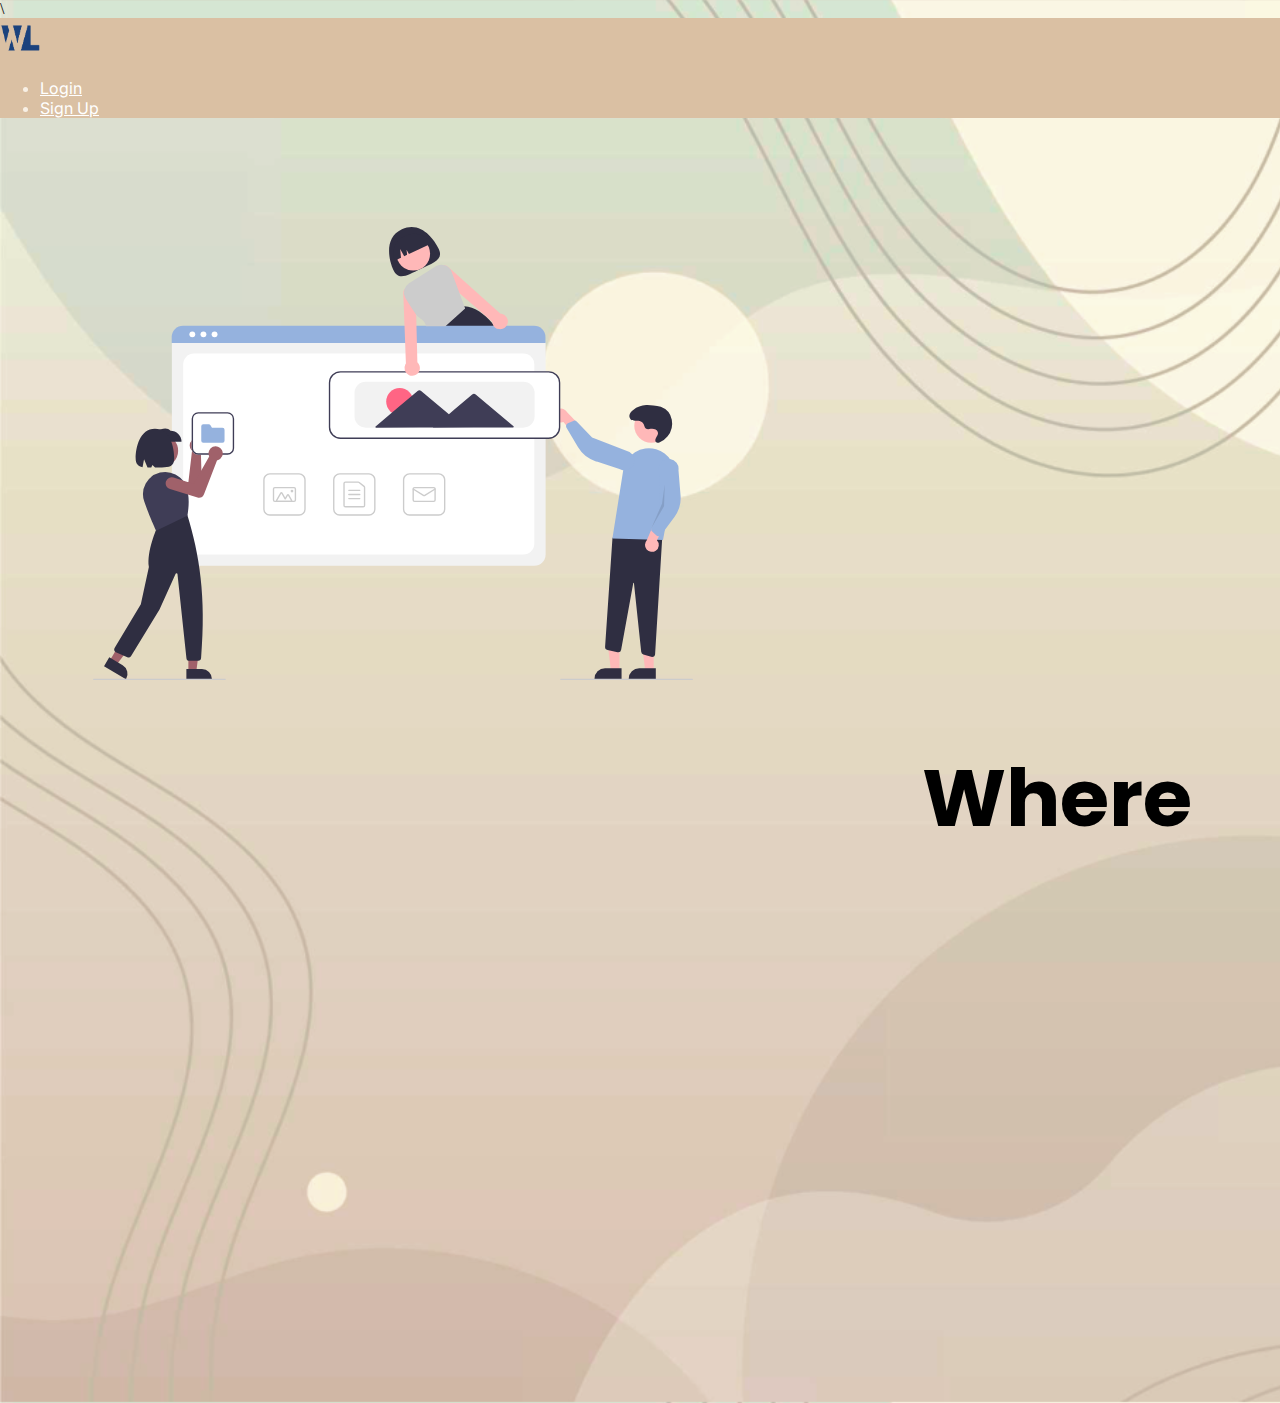
<file: index.html>
<!DOCTYPE html>
<html lang="en">
<head>
    <meta charset="UTF-8">
    <meta name="viewport" content="width=device-width, initial-scale=1.0">
    <title>We Label!</title>

    <link rel="icon" type="image/x-icon" href="/assets/wl (1).png">
    <link rel="stylesheet" href="/css/styles.css">

    <link href="https://fonts.googleapis.com/css2?family=Inter&display=swap" rel="stylesheet">
    <link href="https://fonts.googleapis.com/css2?family=Poppins:wght@800&display=swap" rel="stylesheet">

    <link href="https://unpkg.com/aos@2.3.1/dist/aos.css" rel="stylesheet">
    <link href="https://cdn.jsdelivr.net/npm/bootstrap@5.0.2/dist/css/bootstrap.min.css" rel="stylesheet" integrity="sha384-EVSTQN3/azprG1Anm3QDgpJLIm9Nao0Yz1ztcQTwFspd3yD65VohhpuuCOmLASjC" crossorigin="anonymous">
    <script src="https://cdn.jsdelivr.net/npm/bootstrap@5.0.2/dist/js/bootstrap.bundle.min.js" integrity="sha384-MrcW6ZMFYlzcLA8Nl+NtUVF0sA7MsXsP1UyJoMp4YLEuNSfAP+JcXn/tWtIaxVXM" crossorigin="anonymous"></script>\

</head>
<body>

    <!-- header -->
    <nav class="navbar navbar-expand-sm fixed-top navbar-light">
        <div class="container-fluid">
          <a class="navbar-brand" href="/index.html">
            <img src="/assets/wl (1).png" alt="" width="40" height="40" class="d-inline-block align-text-top">
          </a>
          <ul class="nav justify-content">
            <li class="nav-item">
              <a class="nav-link" href="register.html" style="color: white;">Login</a>
            </li>
            <li class="nav-item">
              <a class="nav-link" href="register.html" style="color: white;">Sign Up</a>
            </li>
            
          </ul>
        </div>
      </nav>


      <!-- content header -->
      <div class="row g-gs  align-items-center content-header mt-4" id="main-page">

        <div class="col-md-6 col-lg-6 order-2 order-lg-1 mt-4" data-aos="zoom-in" data-aos-delay="200">
          <img src="/assets/vector1.svg" class="floating" alt="" width="600">
        </div>

        <div class="col-md-6 d-flex flex-column justify-content-center pt-lg-0 order-2 order-lg-1 sub-content-header">
            <h1 class="title main-title1" data-aos="zoom-in-up">Where</h1>
            <h1 class="title main-title2" data-aos="zoom-in-up">We Label</h1>
            <h1 class="title main-title3" data-aos="zoom-in-up">your dreams!</h1>
            <a href="/forms.html"><button class="join" data-aos="zoom-in-up">JOIN HERE</button></a>
          </div>

      </div>
    


      <!-- scripts -->
      <script src="https://unpkg.com/aos@next/dist/aos.js"></script>
        <script>
          AOS.init();
        </script>
</body>
</html>
</file>
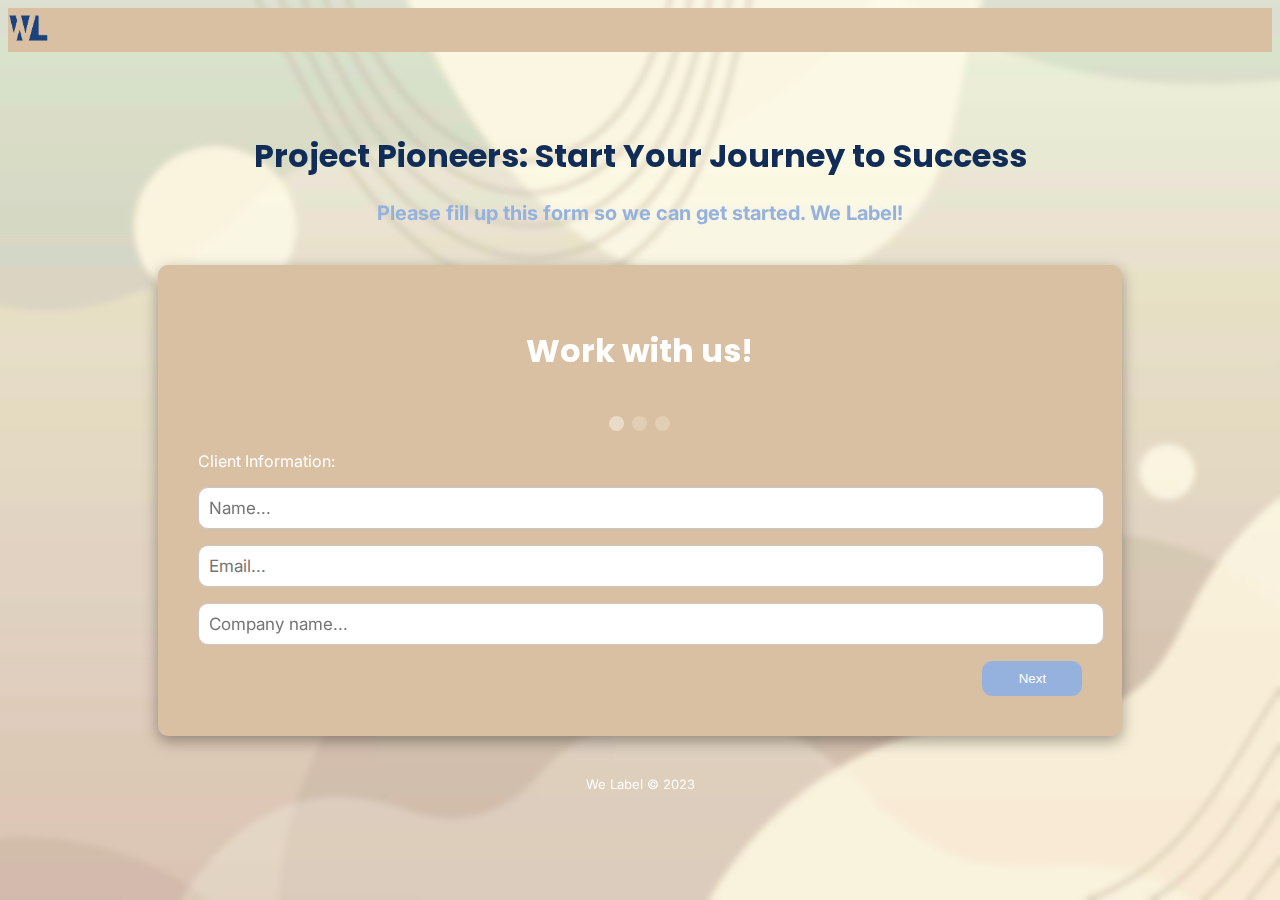
<file: forms.html>
<!DOCTYPE html>
<html lang="en">
<head>
    <meta charset="UTF-8">
    <meta name="viewport" content="width=device-width, initial-scale=1.0">
    <title>Make your Label!</title>

    <link rel="icon" type="image/x-icon" href="/assets/wl (1).png">
    <link rel="stylesheet" href="/css/style-form.css">
    
    <link href="https://fonts.googleapis.com/css2?family=Inter&display=swap" rel="stylesheet">
    <link href="https://fonts.googleapis.com/css2?family=Poppins:wght@800&display=swap" rel="stylesheet">

    <link href="https://unpkg.com/aos@2.3.1/dist/aos.css" rel="stylesheet">
    <link href="https://cdn.jsdelivr.net/npm/bootstrap@5.0.2/dist/css/bootstrap.min.css" rel="stylesheet" integrity="sha384-EVSTQN3/azprG1Anm3QDgpJLIm9Nao0Yz1ztcQTwFspd3yD65VohhpuuCOmLASjC" crossorigin="anonymous">
    <script src="https://cdn.jsdelivr.net/npm/bootstrap@5.0.2/dist/js/bootstrap.bundle.min.js" integrity="sha384-MrcW6ZMFYlzcLA8Nl+NtUVF0sA7MsXsP1UyJoMp4YLEuNSfAP+JcXn/tWtIaxVXM" crossorigin="anonymous"></script>
</head>
<body>

    <div class="blur"></div>
    <!-- header -->
    <nav class="navbar navbar-expand-sm static-top navbar-light">
        <div class="container-fluid">
          <a class="navbar-brand" href="/index.html">
            <img src="/assets/wl (1).png" alt="" width="40" height="40" class="d-inline-block align-text-top">
          </a>
        </div>
      </nav>

      <div class="title">
        <h1 data-aos="zoom-out">Project Pioneers: Start Your Journey to Success</h1>
        <h3 class="sub-title" data-aos="zoom-out">Please fill up this form so we can get started. We Label!</h3>
      </div>

      <!-- FORMS -->

      <form id="createForms" action="details_entry.php" method="post" data-aos="zoom-in" style="box-shadow: rgba(0, 0, 0, 0.35) 0px 5px 15px;">

        <h1 style="text-align: center; font-family: 'Poppins', sans-serif;">Work with us!</h1>
        
        <!-- Indicator -->

        <div style="text-align:center;margin-top:40px;">
            <span class="step"></span>
            <span class="step"></span>
            <span class="step"></span>
          </div>

        <!-- Tab 1 : Client Information -->

        <div class="tab"> 
            <p>Client Information:</p>
            <p><input placeholder="Name..." oninput="this.className = ''" name="clientName"></p>
            <p><input placeholder="Email..." type="email" oninput="this.className = ''" name="email"></p>   
            <p><input placeholder="Company name..." oninput="this.className = ''" name="companyName"></p>
        </div>

        <!-- Tab 2 : Project Details -->

        <div class="tab"> 
            <p>Project Details:</p>
            <p><input placeholder="Project name..." oninput="this.className = ''" name="projName"></p>  
            <p><input placeholder="Project description..." oninput="this.className = ''" name="projDesc"></p>
        </div>

        <!-- Tab 3 : Additionals -->

        <div class="tab"> 
            <p>Additional information:</p>
            <p><input placeholder="Upload your file here" type="file" oninput="this.className = ''" name="fileUpload"></p>
            <p><input placeholder="Additional comments" oninput="this.className = ''" name="addInfo"></p>   
            
        </div>

        <!-- Buttons -->

        <div style="overflow:auto;">
            <div style="float:right;">
              <button style="border-radius: 10px; width: 100px;" type="button" id="prevBtn" onclick="nextPrev(-1)">Back</button>
              <button style="border-radius: 10px; width: 100px;" type="button" id="nextBtn" onclick="nextPrev(1)">Next</button>
            </div>
          </div>

      </form>

      <footer class="trademark mb-3">
        We Label © 2023
      </footer>
    
      <script src="/js/forms.js"></script>
      <script src="https://unpkg.com/aos@next/dist/aos.js"></script>
        <script>
          AOS.init();
        </script>

</body>
</html>
</file>
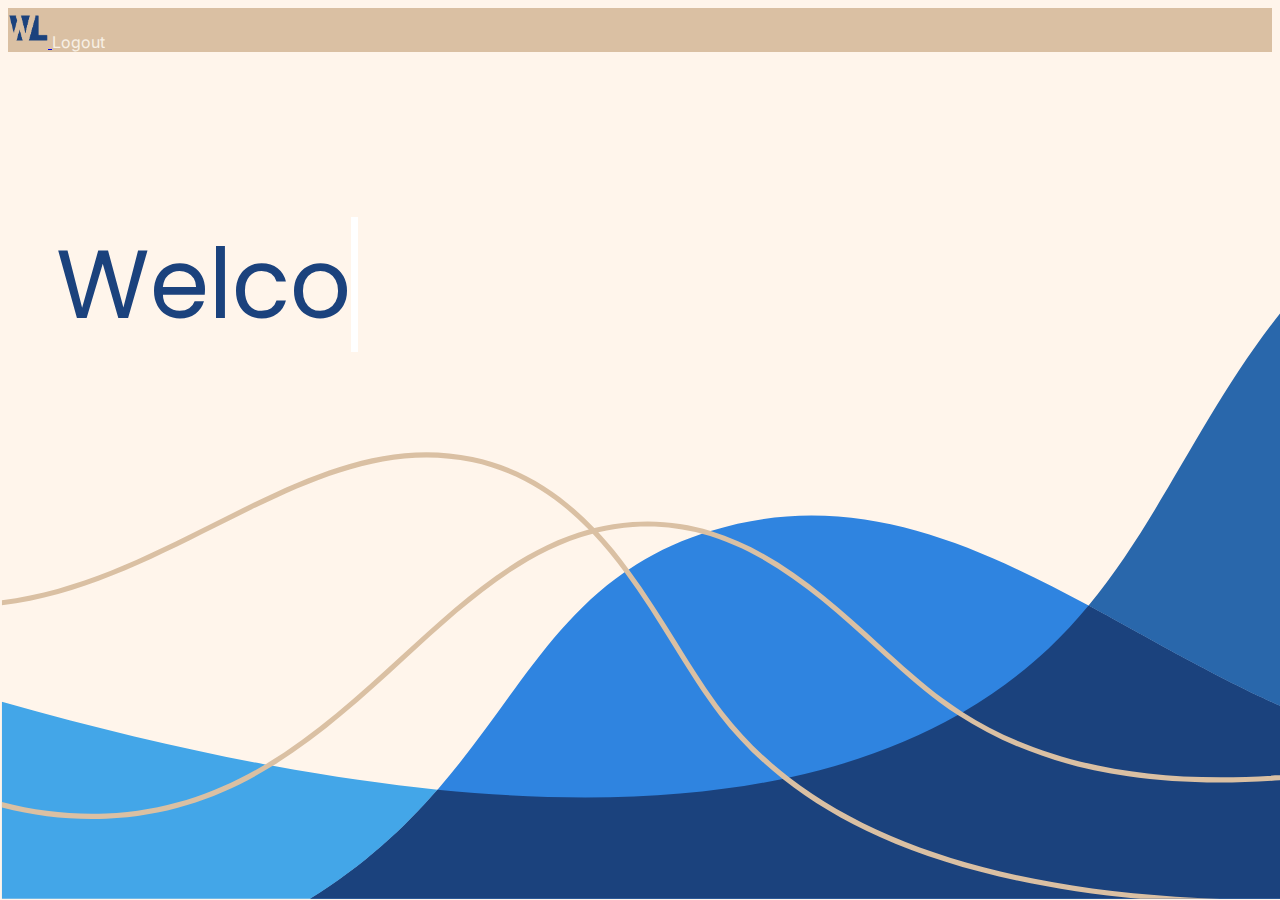
<file: homepage.html>
<!DOCTYPE html>
<html lang="en">
<head>
    <meta charset="UTF-8">
    <meta name="viewport" content="width=device-width, initial-scale=1.0">
    <title>Welcoome to We Label</title>
    <link rel="icon" type="image/x-icon" href="/assets/wl (1).png">
    <link rel="stylesheet" href="/css/style-home.css">

    <link href="https://fonts.googleapis.com/css2?family=Inter&display=swap" rel="stylesheet">
    <link href="https://fonts.googleapis.com/css2?family=Poppins:wght@800&display=swap" rel="stylesheet">

    <link href="https://unpkg.com/aos@2.3.1/dist/aos.css" rel="stylesheet">
    <link href="https://cdn.jsdelivr.net/npm/bootstrap@5.0.2/dist/css/bootstrap.min.css" rel="stylesheet" integrity="sha384-EVSTQN3/azprG1Anm3QDgpJLIm9Nao0Yz1ztcQTwFspd3yD65VohhpuuCOmLASjC" crossorigin="anonymous">
    <script src="https://cdn.jsdelivr.net/npm/bootstrap@5.0.2/dist/js/bootstrap.bundle.min.js" integrity="sha384-MrcW6ZMFYlzcLA8Nl+NtUVF0sA7MsXsP1UyJoMp4YLEuNSfAP+JcXn/tWtIaxVXM" crossorigin="anonymous"></script>

</head>
<body>

    <!-- header -->
     <nav class="navbar navbar-expand-sm fixed-top navbar-light">
        <div class="container-fluid">
          <a class="navbar-brand" href="/index.html">
            <img src="/assets/wl (1).png" alt="" width="40" height="40" class="d-inline-block align-text-top">
          </a>
          <a class="logout" href="logout.php">Logout</a>
        </div>
      </nav>
    
      <div class="title" data-aos="zoom-in">
          <a href="" class="typewrite" data-period="1000" data-type='[ "Welcome to We Label!", "Where Precision Meets Design.", "Crafting Labels, Creating Identities.", "Your Vision, Our Label", "Making Every Product Stand Out."]'>
            <span class="wrap"></span>
          </a>
      </div>


      <script src="/js/typewriter.js"></script>
      <script src="https://unpkg.com/aos@next/dist/aos.js"></script>
      <script>
        AOS.init();
      </script>
      
</body>
</html>
</file>
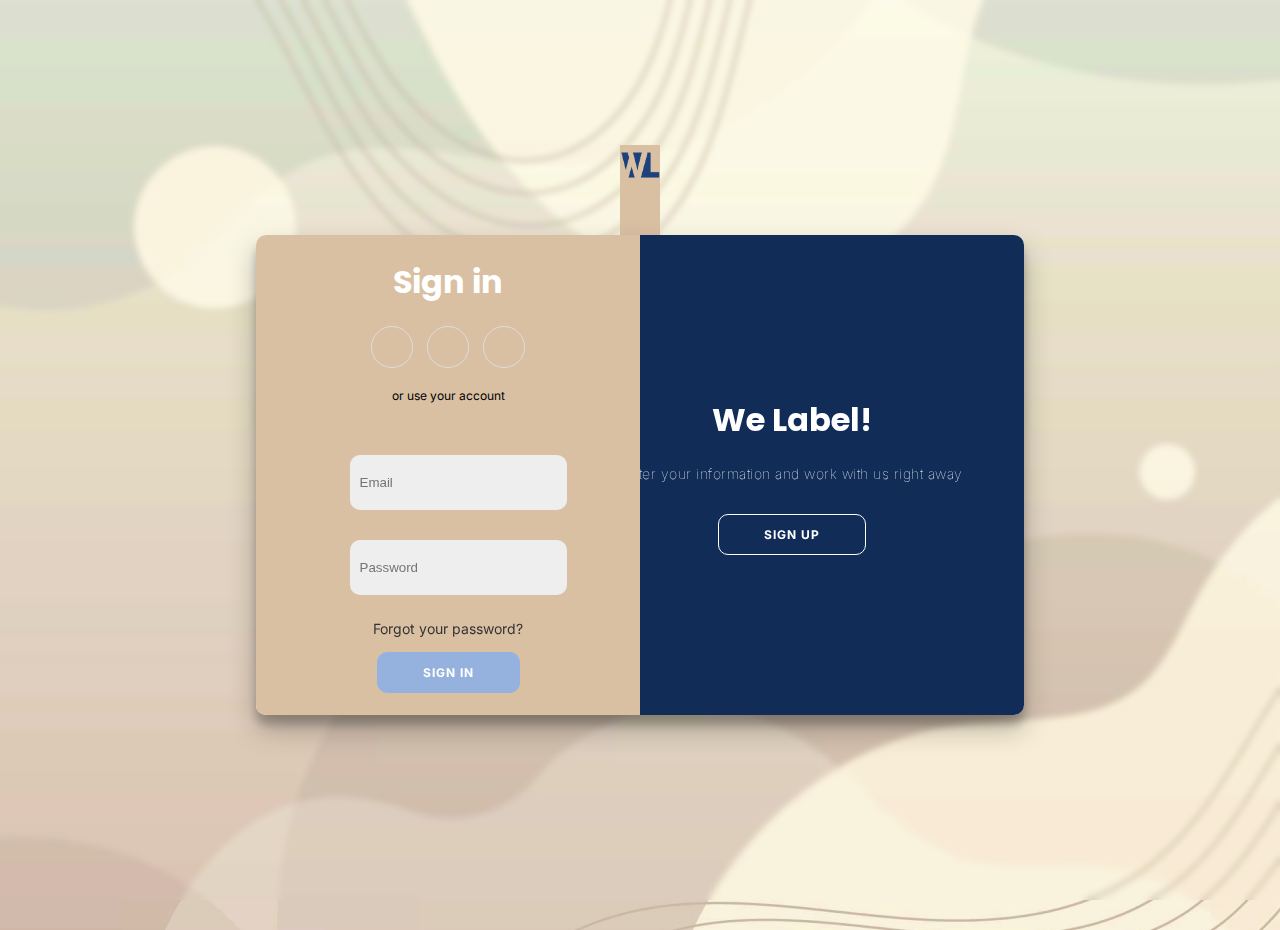
<file: register.html>
<!DOCTYPE html>
<html lang="en">
<head>
    <meta charset="UTF-8">
    <meta name="viewport" content="width=device-width, initial-scale=1.0">
    <title>We Label | Get started</title>

    <link rel="icon" type="image/x-icon" href="/assets/wl (1).png">
    <link rel="stylesheet" href="/css/style-register.css">
    <link rel="stylesheet" 
    href="https://cdnjs.cloudflare.com/ajax/libs/font-awesome/6.4.2/css/all.min.css" integrity="sha512-z3gLpd7yknf1YoNbCzqRKc4qyor8gaKU1qmn+CShxbuBusANI9QpRohGBreCFkKxLhei6S9CQXFEbbKuqLg0DA=="
        crossorigin="anonymous" referrerpolicy="no-referrer" />
    <link href="https://fonts.googleapis.com/css2?family=Inter&display=swap" rel="stylesheet">
    <link href="https://fonts.googleapis.com/css2?family=Poppins:wght@800&display=swap" rel="stylesheet">

    <link href="https://unpkg.com/aos@2.3.1/dist/aos.css" rel="stylesheet">
    <link href="https://cdn.jsdelivr.net/npm/bootstrap@5.0.2/dist/css/bootstrap.min.css" rel="stylesheet" integrity="sha384-EVSTQN3/azprG1Anm3QDgpJLIm9Nao0Yz1ztcQTwFspd3yD65VohhpuuCOmLASjC" crossorigin="anonymous">
    <script src="https://cdn.jsdelivr.net/npm/bootstrap@5.0.2/dist/js/bootstrap.bundle.min.js" integrity="sha384-MrcW6ZMFYlzcLA8Nl+NtUVF0sA7MsXsP1UyJoMp4YLEuNSfAP+JcXn/tWtIaxVXM" crossorigin="anonymous"></script>
</head>
<body>

    <div class="blur"></div>

    <nav class="navbar navbar-expand-sm fixed-top navbar-light">
        <div class="container-fluid">
          <a class="navbar-brand" href="/index.html">
            <img src="/assets/wl (1).png" alt="" width="40" height="40" class="d-inline-block align-text-top">
          </a>
        </div>
      </nav>
    
<div class="container" id="container" data-aos="zoom-in">
	<div class="form-container sign-up-container">
		<form method="post" action="signup.php">

            <!-- signup -->
			<h1>Register</h1>
			<div class="social-container">
				<a href="#" class="social"><i class="fab fa-facebook-f"></i></a>
				<a href="#" class="social"><i class="fab fa-google-plus-g"></i></a>
				<a href="#" class="social"><i class="fab fa-linkedin-in"></i></a>
			</div>
			<span>or use your email for registration</span>
			<p><input type="text" placeholder="Name" name="yourName"/></p>
			<p><input type="email" placeholder="Email" name="email"/></p>
			<p><input type="password" placeholder="Password" name="password"/></p>
			<button style="font-family: 'Inter', sans-serif; border-radius: 10px;">Sign Up</button>
		</form>
	</div>

<!-- login -->
	<div class="form-container sign-in-container">
		<form method="post" action="login.php">
			<h1>Sign in</h1>
			<div class="social-container">
				<a href="#" class="social"><i class="fab fa-facebook-f"></i></a>
				<a href="#" class="social"><i class="fab fa-google-plus-g"></i></a>
				<a href="#" class="social"><i class="fab fa-linkedin-in"></i></a>
			</div>
			<span>or use your account</span>
			<p><input type="email" placeholder="Email" name="email"/></p>
			<p><input type="password" placeholder="Password" name="password"/></p>
			<a href="#">Forgot your password?</a>
			<button style="font-family: 'Inter', sans-serif; border-radius: 10px;">Sign In</button>
		</form>
	</div>

	<div class="overlay-container">
		<div class="overlay">
			<div class="overlay-panel overlay-left">
				<h1>Welcome Back!</h1>
				<p>To keep connected with us please login with your personal info</p>
				<button class="ghost" id="signIn" style="font-family: 'Inter', sans-serif;">Sign In</button>
			</div>
			<div class="overlay-panel overlay-right">
				<h1>We Label!</h1>
				<p>Enter your information and work with us right away</p>
				<button class="ghost" id="signUp" style="font-family: 'Inter', sans-serif;">Sign Up</button>
			</div>
		</div>
	</div>
</div>


<script src="/js/register.js"></script>
<script src="https://unpkg.com/aos@next/dist/aos.js"></script>
        <script>
          AOS.init();
        </script>

</body>
</html>
</file>
<file: css/styles.css>
body{
    margin:0px;
    padding:0px;
    background-image: url(/assets/bg-vector.png);
    background-size: cover;
    overflow: auto;
}

/* header */
.navbar{
    background-color: #DAC0A3;
    font-family: 'Inter', sans-serif;
    color: #F8F0E5;
}



/* content */

.title{
    font-family: 'Poppins', sans-serif;
    font-size: 5rem;
}

.main-title2{
    color: #1B427D;
}

.content-header{
    padding: 5.5rem;
}

.sub-content-header{
    text-align:right ;
}


.join{
    border: none;
    background-color: #1B427D;
    font-family: 'Inter', sans-serif;
    padding: 1rem;
    width: 40%;
    border-radius: 2rem;
    color:white;
    font-size: larger;
    box-shadow: 0 6px 10px rgba(0,0,0,.08), 0 0 6px rgba(0,0,0,.05);
    transition: .3s transform cubic-bezier(.155,1.105,.295,1.12),.3s box-shadow,.3s -webkit-transform cubic-bezier(.155,1.105,.295,1.12);
      cursor: pointer;
}

.floating {
	animation-name: floating;
	animation-duration: 2s;
	animation-iteration-count: infinite;
	animation-timing-function: ease-in-out;
	margin-left: 5px;
	margin-top: 5px;
}

@keyframes floating {
	0% { transform: translate(0, 0px); }
	50% { transform: translate(0, 15px); }
	100% { transform: translate(0, -0px); }
}

.join:hover{
    transform: scale(1.05);
 box-shadow: 0 10px 20px rgba(0,0,0,.12), 0 4px 8px rgba(0,0,0,.06);
}
</file>
<file: css/style-form.css>
body{
    background-image: url(/assets/bg-vector.png);
    background-position: center;
    background-attachment: fixed;
    background-repeat: no-repeat;
    overflow: auto;
}

.blur {
    position: absolute;
    width: 100vw;
    height: 100vh;
    padding: 0;
    margin: 0;
    z-index: -99;
    backdrop-filter: blur(3px);
    position: fixed;
    top: 0;
    left: 0;
}
/* header */
.navbar{
    background-color: #DAC0A3;
    font-family: 'Inter', sans-serif;
    color: #F8F0E5;
    margin-bottom: 5rem;
}

.title h1{
    text-align: center;
    color: #102C57;
    font-family: 'Poppins', sans-serif;
}

.sub-title{
    font-size: 1.25rem;
    font-family: 'Inter', sans-serif;
    text-align: center;
    color: #95B2DE;
}

/* forms */

#createForms{
    background-color: #DAC0A3;
    margin: 40px auto;
    padding: 40px;
    width: 70%;
    min-width: 300px;
    font-family: 'Inter', sans-serif;
    color: white;
    border-radius: 10px;
    box-shadow: rgba(0, 0, 0, 0.35) 0px 5px 15px;
}

input {
    padding: 10px;
    width: 100%;
    font-size: 17px;
    font-family: 'Inter', sans-serif;
    border: 1px solid #c9c6c6;
    border-radius: 10px;
  }

  input[type=file]::file-selector-button {
    margin-right: 20px;
    border: none;
    background: #102C57;
    padding: 10px 20px;
    border-radius: 10px;
    color: #fff;
    cursor: pointer;
    transition: background .2s ease-in-out;
  }
  
  input[type=file]::file-selector-button:hover {
    background: #95B2DE;
  }

/* Mark input boxes that gets an error on validation: */
input.invalid {
    background-color: #ffdddd;
  }
  
  /* Hide all steps by default: */
  .tab {
    display: none;
  }
  
  /* Make circles that indicate the steps of the form: */
  .step {
    height: 15px;
    width: 15px;
    margin: 0 2px;
    background-color: #EADBC8;
    border: none;
    border-radius: 50%;
    display: inline-block;
    opacity: 0.5;
  }
  
  /* Mark the active step: */
  .step.active {
    opacity: 1;
  }
  
  /* Mark the steps that are finished and valid: */
  .step.finish {
    background-color: #102C57;
  }

  button{
    border: none;
    padding: 10px;
    background-color: #95B2DE;
    color: white;
    border-radius: 10px ;
  }

  .trademark{
    text-align: center;
    font-family: 'Inter', sans-serif;
    color: white;
    font-size: small;
  }
</file>
<file: css/style-home.css>
body{
    background-color: #FFF5EB !important;
    background-image: url(/assets/vector2.svg); 
    background-size: no-repeat;
    overflow: auto;
}

.navbar{
    background-color: #DAC0A3;
    font-family: 'Inter', sans-serif;
    color: #F8F0E5;
}

.logout{
    text-decoration: none;
    color: #F8F0E5;
    cursor: pointer;
    font-size: medium;
}


.title{
    margin-top: 10rem;
    margin-left: 3rem;
    font-family: 'Poppins', sans-serif;
    color: #1B427D;
}

a.typewrite{
    font-size: 6rem;
    text-decoration: none;
    color: #1B427D;
}
</file>
<file: css/style-register.css>
body {
	background-image: url(/assets/bg-vector.png);
    background-position: center;
    background-attachment: fixed;
    background-repeat: no-repeat;
    overflow: auto;
	display: flex;
	justify-content: center;
	align-items: center;
	flex-direction: column;
	font-family: 'Inter', sans-serif;
	height: 100vh;
	margin: -20px 0 50px;
}

.blur {
    position: absolute;
    width: 100vw;
    height: 100vh;
    padding: 0;
    margin: 0;
    z-index: -99;
    backdrop-filter: blur(3px);
    position: fixed;
    top: 0;
    left: 0;
}

.navbar{
    background-color: #DAC0A3;
    font-family: 'Inter', sans-serif;
    color: #F8F0E5;
    height: 10%;
}

h1 {
    font-family: 'Poppins', sans-serif;
    color: white;
	font-weight: bold;
	margin: 0;
}

h2 {
	text-align: center;
}

p {
    font-family: 'Inter', sans-serif;
	font-size: 14px;
	font-weight: 100;
	line-height: 20px;
	letter-spacing: 0.5px;
	margin: 20px 0 30px;
}

span {
	font-size: 12px;
    font-family: 'Inter', sans-serif;
    padding-bottom: 2rem;
}

a {
	color: #333;
	font-size: 14px;
	text-decoration: none;
	margin: 15px 0;
}

button {
	border-radius: 20px;
    font-family: 'Inter', sans-serif;
	border: 1px solid #95B2DE;
	background-color: #95B2DE;
	color: #FFFFFF;
	font-size: 12px;
	font-weight: bold;
	padding: 12px 45px;
	letter-spacing: 1px;
	text-transform: uppercase;
	transition: transform 80ms ease-in;
    border-radius: 10px;
}

button:active {
	transform: scale(0.95);
}

button:focus {
	outline: none;
}

button.ghost {
	background-color: transparent;
	border-color: #FFFFFF;
    border-radius: 10px;
}

form {
	background-color: #DAC0A3;
	display: flex;
	align-items: center;
	justify-content: center;
	flex-direction: column;
	padding: 0 50px;
	height: 100%;
	text-align: center;
}

input {
	background-color: #eee;
	border: none;
	padding: 10px;
    width: 100%;
    height: 100%;
    border-radius: 10px;
    
}

.container {
	background-color: #fff;
	border-radius: 10px;
  	box-shadow: 0 14px 28px rgba(0,0,0,0.25), 
			0 10px 10px rgba(0,0,0,0.22);
	position: relative;
	overflow: hidden;
	width: 768px;
	max-width: 100%;
	min-height: 480px;
}

.form-container {
	position: absolute;
	top: 0;
	height: 100%;
	transition: all 0.6s ease-in-out;
}

.sign-in-container {
	left: 0;
	width: 50%;
	z-index: 2;
}

.container.right-panel-active .sign-in-container {
	transform: translateX(100%);
}

.sign-up-container {
	left: 0;
	width: 50%;
	opacity: 0;
	z-index: 1;
}

.container.right-panel-active .sign-up-container {
	transform: translateX(100%);
	opacity: 1;
	z-index: 5;
	animation: show 0.6s;
}

@keyframes show {
	0%, 49.99% {
		opacity: 0;
		z-index: 1;
	}
	
	50%, 100% {
		opacity: 1;
		z-index: 5;
	}
}

.overlay-container {
	position: absolute;
	top: 0;
	left: 50%;
	width: 50%;
	height: 100%;
	overflow: hidden;
	transition: transform 0.6s ease-in-out;
	z-index: 100;
}

.container.right-panel-active .overlay-container{
	transform: translateX(-100%);
}

.overlay {
	background: #102C57;
	background-repeat: no-repeat;
	background-size: cover;
	background-position: 0 0;
	color: #FFFFFF;
	position: relative;
	left: -100%;
	height: 100%;
	width: 200%;
  	transform: translateX(0);
	transition: transform 0.6s ease-in-out;
}

.container.right-panel-active .overlay {
  	transform: translateX(50%);
}

.overlay-panel {
	position: absolute;
	display: flex;
	align-items: center;
	justify-content: center;
	flex-direction: column;
	padding: 0 40px;
	text-align: center;
	top: 0;
	height: 100%;
	width: 50%;
	transform: translateX(0);
	transition: transform 0.6s ease-in-out;
}

.overlay-left {
	transform: translateX(-20%);
}

.container.right-panel-active .overlay-left {
	transform: translateX(0);
}

.overlay-right {
	right: 0;
	transform: translateX(0);
}

.container.right-panel-active .overlay-right {
	transform: translateX(20%);
}

.social-container {
	margin: 20px 0;
}

.social-container a {
	border: 1px solid #DDDDDD;
	border-radius: 50%;
	display: inline-flex;
	justify-content: center;
	align-items: center;
	margin: 0 5px;
	height: 40px;
	width: 40px;
    text-decoration: none;
}
</file>
